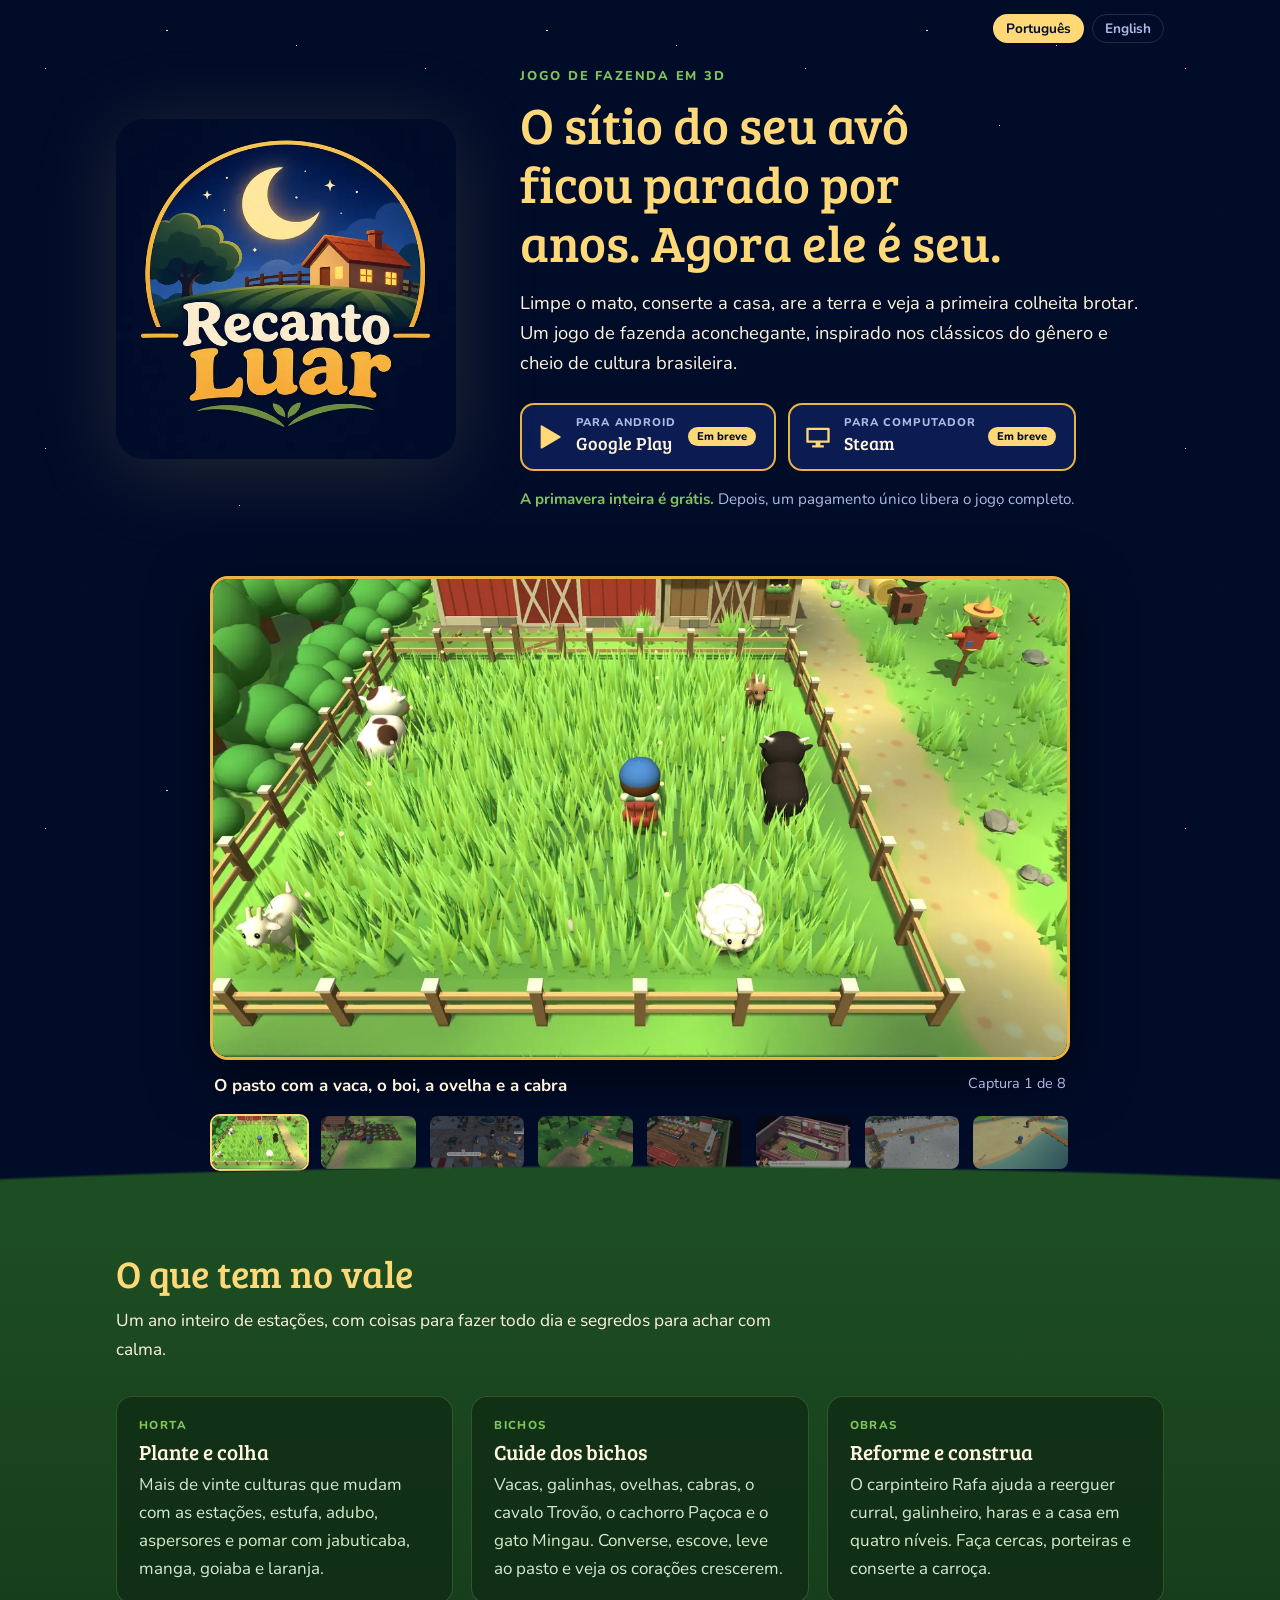
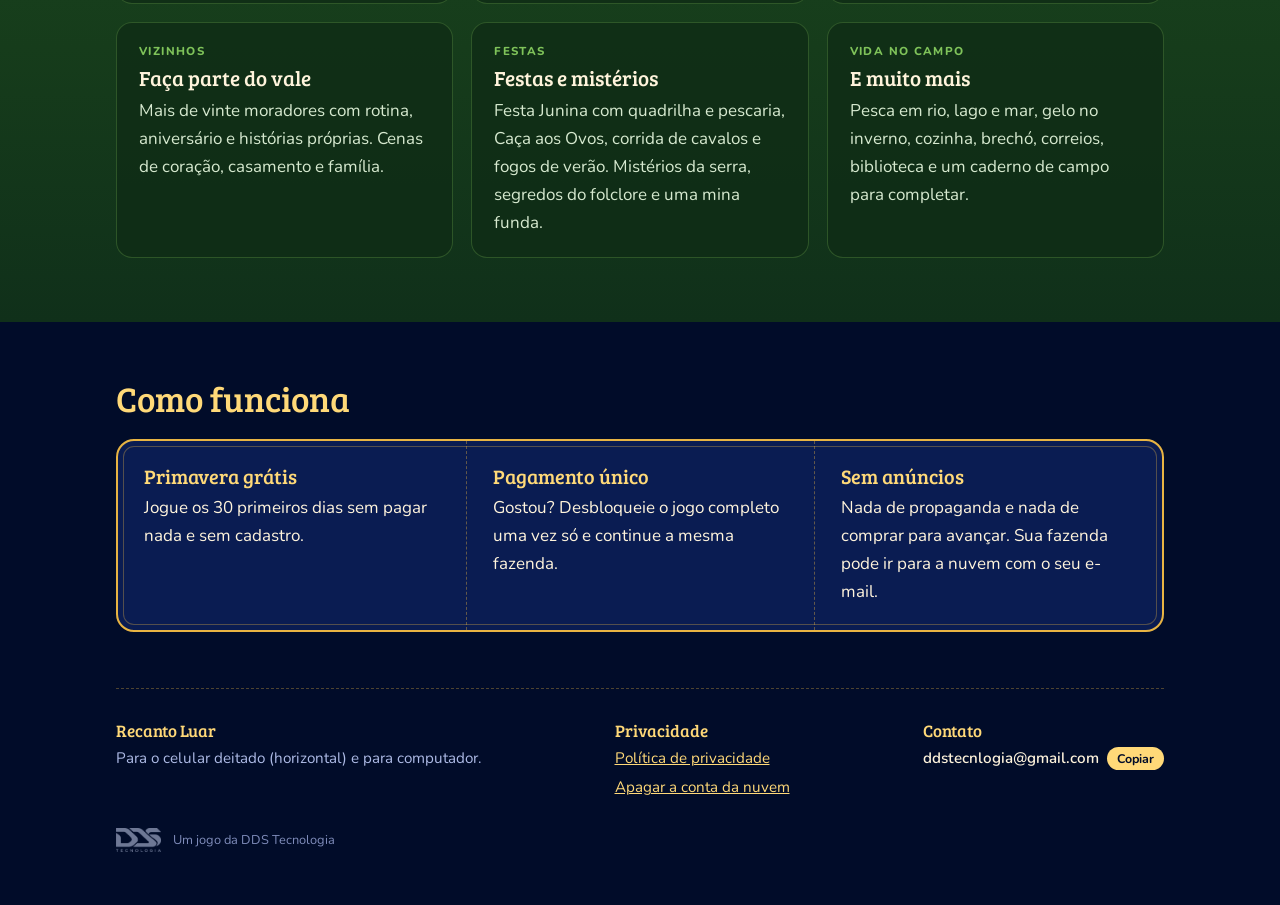
<file: index.html>
<!doctype html>
<html lang="pt-BR">
<head>
<meta charset="utf-8">
<meta name="viewport" content="width=device-width, initial-scale=1, viewport-fit=cover">
<title>Recanto Luar</title>
<meta name="claude:viewport-fit-sides" content="cover">
<meta name="description" content="Jogo de fazenda aconchegante em 3D, cheio de cultura brasileira. Cuide do sítio do vovô, plante, crie bichos e faça amigos no vale.">
<meta property="og:title" content="Recanto Luar">
<meta property="og:description" content="Jogo de fazenda aconchegante em 3D, cheio de cultura brasileira. Cuide do sítio do vovô, plante, crie bichos e faça amigos no vale.">
<meta property="og:image" content="img/og-pt.jpg">
<meta property="og:type" content="website">
<link rel="alternate" hreflang="pt-BR" href="index.html"><link rel="alternate" hreflang="en" href="en.html">
<link rel="icon" href="favicon.png">
<link rel="preconnect" href="https://fonts.googleapis.com"><link rel="preconnect" href="https://fonts.gstatic.com" crossorigin>
<link rel="stylesheet" href="https://fonts.googleapis.com/css2?family=Bree+Serif&family=Nunito:wght@400;600;700;800&display=swap">
<link rel="stylesheet" href="style.css">
</head>
<body>
<div class="wrap">
<nav class="top" aria-label="Idioma / Language"><a class="lang" href="index.html" aria-current="page">Português</a><a class="lang" href="en.html">English</a></nav>
<header class="hero">
  <img class="logo" src="img/logo-pt.webp" alt="Recanto Luar" width="640" height="640">
  <div>
    <p class="kicker">Jogo de fazenda em 3D</p>
    <h1>O sítio do seu avô ficou parado por anos. Agora ele é seu.</h1>
    <p class="lead">Limpe o mato, conserte a casa, are a terra e veja a primeira colheita brotar. Um jogo de fazenda aconchegante, inspirado nos clássicos do gênero e cheio de cultura brasileira.</p>
    <div class="stores">
      <a class="store" aria-disabled="true" role="link"><svg viewBox="0 0 24 24" aria-hidden="true"><path d="M4 2.8v18.4c0 .6.7 1 1.2.7l15.6-9.2c.5-.3.5-1 0-1.3L5.2 2.1C4.7 1.8 4 2.2 4 2.8z"/></svg><span><small>Para Android</small><b>Google Play</b></span><span class="soon">Em breve</span></a>
      <a class="store" aria-disabled="true" role="link"><svg viewBox="0 0 24 24" aria-hidden="true"><path d="M3 4h18a1 1 0 0 1 1 1v11a1 1 0 0 1-1 1h-7v2h3v2H7v-2h3v-2H3a1 1 0 0 1-1-1V5a1 1 0 0 1 1-1zm1 2v9h16V6z"/></svg><span><small>Para computador</small><b>Steam</b></span><span class="soon">Em breve</span></a>
    </div>
    <p class="free"><b>A primavera inteira é grátis.</b> Depois, um pagamento único libera o jogo completo.</p>
  </div>
</header>
<section class="gallery" aria-label="Captura">
  <figure class="shot"><img id="big" src="img/01-pasto.webp" alt="O pasto com a vaca, o boi, a ovelha e a cabra" width="1280" height="720"></figure>
  <p class="cap"><b id="capText">O pasto com a vaca, o boi, a ovelha e a cabra</b><span id="capNum">Captura 1 de 8</span></p>
  <ul class="thumbs"><li><button type="button" data-i="0" aria-pressed="true" aria-label="O pasto com a vaca, o boi, a ovelha e a cabra"><img src="img/01-pasto-p.webp" alt="" width="480" height="270" loading="lazy"></button></li><li><button type="button" data-i="1" aria-pressed="false" aria-label="A horta de primavera: morango, batata, pepino e margarida"><img src="img/02-horta-p.webp" alt="" width="480" height="270" loading="lazy"></button></li><li><button type="button" data-i="2" aria-pressed="false" aria-label="A Festa Junina na praça, com fogueira e pescaria"><img src="img/03-junina-p.webp" alt="" width="480" height="270" loading="lazy"></button></li><li><button type="button" data-i="3" aria-pressed="false" aria-label="Passeio com o cavalo Trovão no Bosque do Sul"><img src="img/04-bosque-p.webp" alt="" width="480" height="270" loading="lazy"></button></li><li><button type="button" data-i="4" aria-pressed="false" aria-label="O Mercado do Seu Tião"><img src="img/05-mercado-p.webp" alt="" width="480" height="270" loading="lazy"></button></li><li><button type="button" data-i="5" aria-pressed="false" aria-label="Uma conversa com a Lúcia na floricultura"><img src="img/06-flores-p.webp" alt="" width="480" height="270" loading="lazy"></button></li><li><button type="button" data-i="6" aria-pressed="false" aria-label="Boneco de neve no inverno da fazenda"><img src="img/07-neve-p.webp" alt="" width="480" height="270" loading="lazy"></button></li><li><button type="button" data-i="7" aria-pressed="false" aria-label="Pescaria na praia no fim da tarde"><img src="img/08-pesca-p.webp" alt="" width="480" height="270" loading="lazy"></button></li></ul>
</section>
</div>
<section class="day"><div class="wrap">
  <h2>O que tem no vale</h2>
  <p class="intro">Um ano inteiro de estações, com coisas para fazer todo dia e segredos para achar com calma.</p>
  <div class="feats"><article class="feat"><span class="tag">Horta</span><h3>Plante e colha</h3><p>Mais de vinte culturas que mudam com as estações, estufa, adubo, aspersores e pomar com jabuticaba, manga, goiaba e laranja.</p></article><article class="feat"><span class="tag">Bichos</span><h3>Cuide dos bichos</h3><p>Vacas, galinhas, ovelhas, cabras, o cavalo Trovão, o cachorro Paçoca e o gato Mingau. Converse, escove, leve ao pasto e veja os corações crescerem.</p></article><article class="feat"><span class="tag">Obras</span><h3>Reforme e construa</h3><p>O carpinteiro Rafa ajuda a reerguer curral, galinheiro, haras e a casa em quatro níveis. Faça cercas, porteiras e conserte a carroça.</p></article><article class="feat"><span class="tag">Vizinhos</span><h3>Faça parte do vale</h3><p>Mais de vinte moradores com rotina, aniversário e histórias próprias. Cenas de coração, casamento e família.</p></article><article class="feat"><span class="tag">Festas</span><h3>Festas e mistérios</h3><p>Festa Junina com quadrilha e pescaria, Caça aos Ovos, corrida de cavalos e fogos de verão. Mistérios da serra, segredos do folclore e uma mina funda.</p></article><article class="feat"><span class="tag">Vida no campo</span><h3>E muito mais</h3><p>Pesca em rio, lago e mar, gelo no inverno, cozinha, brechó, correios, biblioteca e um caderno de campo para completar.</p></article></div>
</div></section>
<div class="wrap">
<section class="deal"><h2>Como funciona</h2><div class="box"><div><h3>Primavera grátis</h3><p>Jogue os 30 primeiros dias sem pagar nada e sem cadastro.</p></div><div><h3>Pagamento único</h3><p>Gostou? Desbloqueie o jogo completo uma vez só e continue a mesma fazenda.</p></div><div><h3>Sem anúncios</h3><p>Nada de propaganda e nada de comprar para avançar. Sua fazenda pode ir para a nuvem com o seu e-mail.</p></div></div></section>
<footer>
  <div class="cols">
    <div><h3>Recanto Luar</h3><p style="margin:0;max-width:26em">Para o celular deitado (horizontal) e para computador.</p></div>
    <div><h3>Privacidade</h3><ul><li><a href="https://denikw24.github.io/recanto-luar-privacidade/">Política de privacidade</a></li><li><a href="https://denikw24.github.io/recanto-luar-privacidade/apagar-conta.html">Apagar a conta da nuvem</a></li></ul></div>
    <div><h3>Contato</h3><p class="mail" style="margin:0"><code id="mail">ddstecnlogia@gmail.com</code><button type="button" id="copy">Copiar</button></p></div>
  </div>
  <p class="fine co"><img src="img/dds-claro.webp" alt="DDS Tecnologia" width="223" height="120"><span>Um jogo da DDS Tecnologia</span></p>
</footer>
</div>
<script>
(function(){
  var D={"shots": ["01-pasto", "02-horta", "03-junina", "04-bosque", "05-mercado", "06-flores", "07-neve", "08-pesca"], "caps": ["O pasto com a vaca, o boi, a ovelha e a cabra", "A horta de primavera: morango, batata, pepino e margarida", "A Festa Junina na praça, com fogueira e pescaria", "Passeio com o cavalo Trovão no Bosque do Sul", "O Mercado do Seu Tião", "Uma conversa com a Lúcia na floricultura", "Boneco de neve no inverno da fazenda", "Pescaria na praia no fim da tarde"], "shot": "Captura", "of": "de", "copied": "Copiado!", "copy": "Copiar"};
  var big=document.getElementById("big"),ct=document.getElementById("capText"),cn=document.getElementById("capNum");
  var btns=[].slice.call(document.querySelectorAll(".thumbs button"));
  function show(i){
    big.src="img/"+D.shots[i]+".webp"; big.alt=D.caps[i]; ct.textContent=D.caps[i];
    cn.textContent=D.shot+" "+(i+1)+" "+D.of+" 8";
    btns.forEach(function(b,j){b.setAttribute("aria-pressed",j===i?"true":"false");});
  }
  btns.forEach(function(b,i){b.addEventListener("click",function(){show(i);});});
  var c=document.getElementById("copy");
  c.addEventListener("click",function(){
    var m=document.getElementById("mail").textContent;
    function ok(){c.textContent=D.copied;setTimeout(function(){c.textContent=D.copy;},1800);}
    function sel(){var r=document.createRange();r.selectNodeContents(document.getElementById("mail"));var s=getSelection();s.removeAllRanges();s.addRange(r);}
    try{navigator.clipboard.writeText(m).then(ok,sel);}catch(e){sel();}
  });
})();
</script>
</body>
</html>
</file>
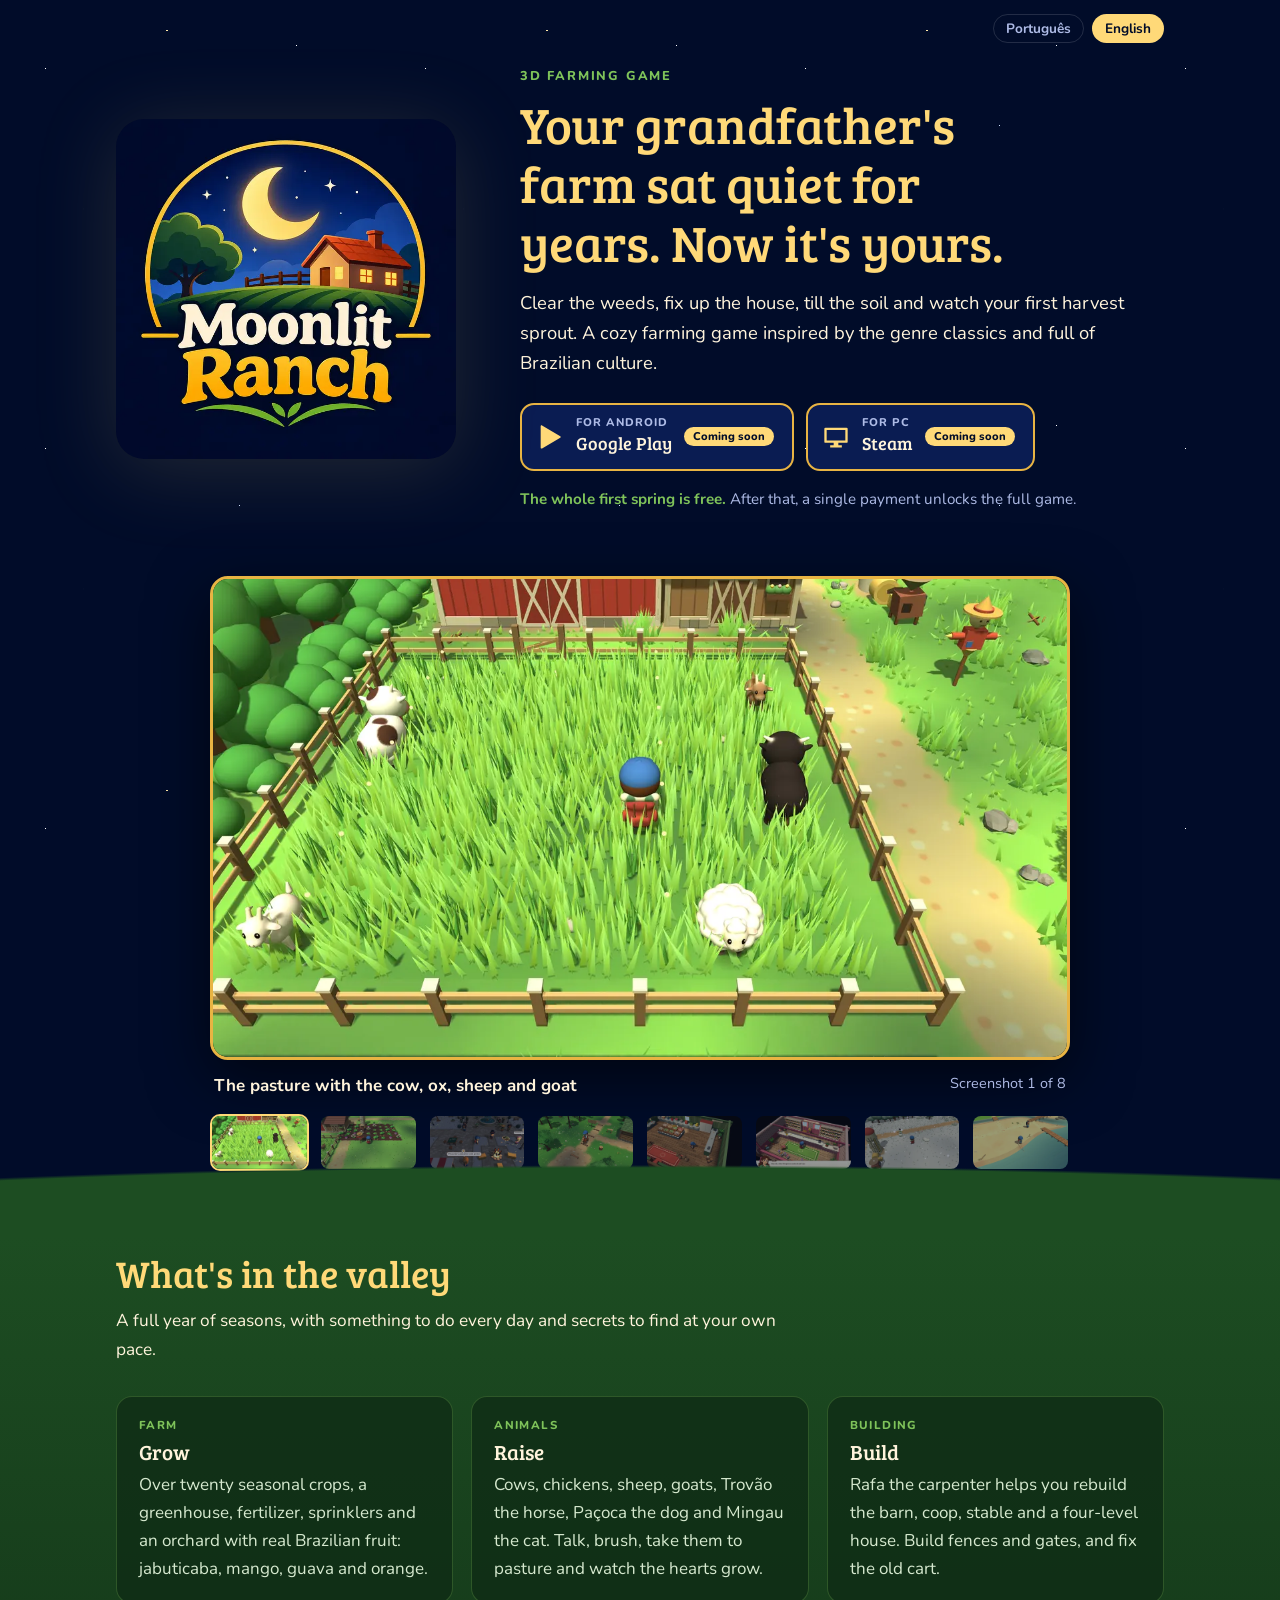
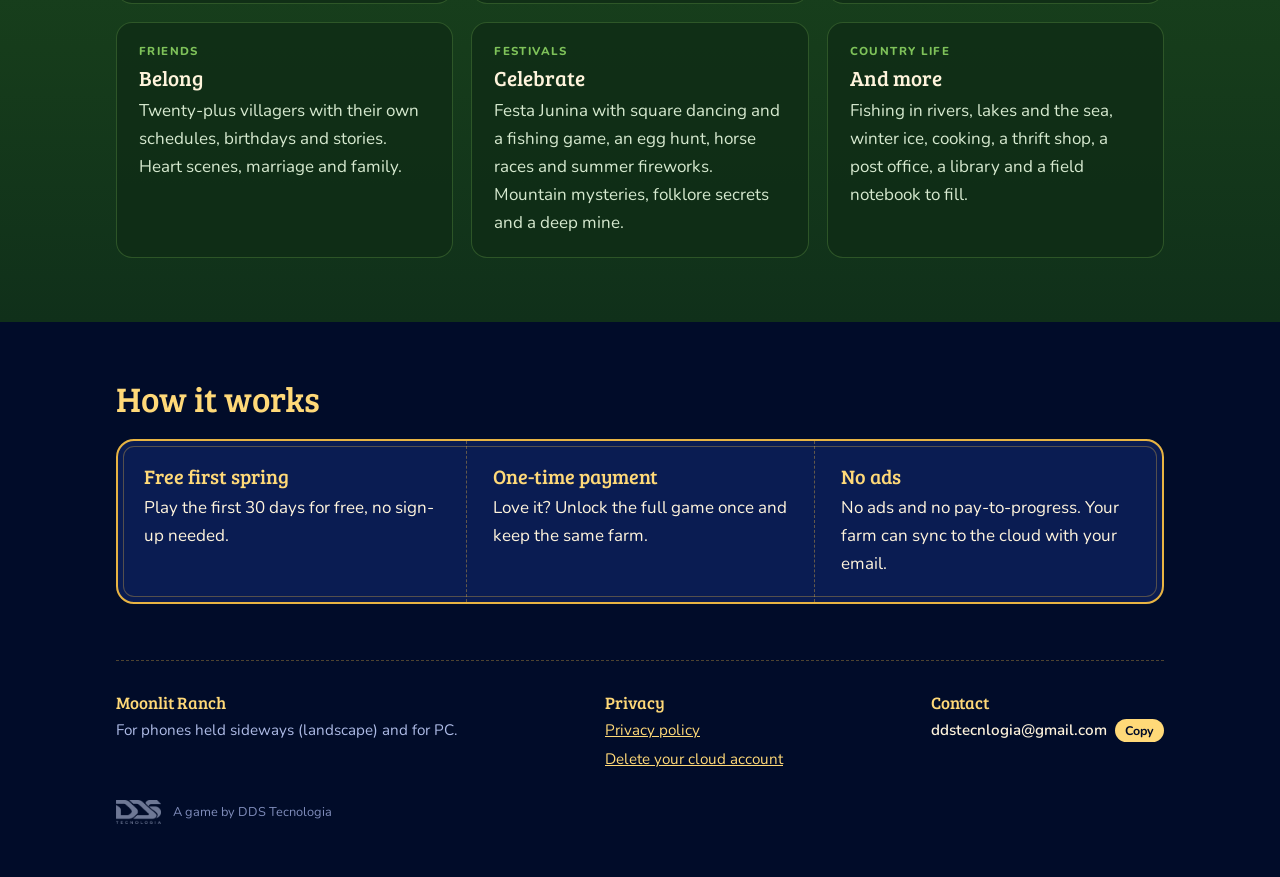
<file: en.html>
<!doctype html>
<html lang="en">
<head>
<meta charset="utf-8">
<meta name="viewport" content="width=device-width, initial-scale=1, viewport-fit=cover">
<title>Moonlit Ranch</title>
<meta name="claude:viewport-fit-sides" content="cover">
<meta name="description" content="A cozy 3D farming game full of Brazilian culture. Restore grandpa&#x27;s farm, raise animals and make friends in the valley.">
<meta property="og:title" content="Moonlit Ranch">
<meta property="og:description" content="A cozy 3D farming game full of Brazilian culture. Restore grandpa&#x27;s farm, raise animals and make friends in the valley.">
<meta property="og:image" content="img/og-en.jpg">
<meta property="og:type" content="website">
<link rel="alternate" hreflang="pt-BR" href="index.html"><link rel="alternate" hreflang="en" href="en.html">
<link rel="icon" href="favicon.png">
<link rel="preconnect" href="https://fonts.googleapis.com"><link rel="preconnect" href="https://fonts.gstatic.com" crossorigin>
<link rel="stylesheet" href="https://fonts.googleapis.com/css2?family=Bree+Serif&family=Nunito:wght@400;600;700;800&display=swap">
<link rel="stylesheet" href="style.css">
</head>
<body>
<div class="wrap">
<nav class="top" aria-label="Idioma / Language"><a class="lang" href="index.html">Português</a><a class="lang" href="en.html" aria-current="page">English</a></nav>
<header class="hero">
  <img class="logo" src="img/logo-en.webp" alt="Moonlit Ranch" width="640" height="640">
  <div>
    <p class="kicker">3D farming game</p>
    <h1>Your grandfather&#x27;s farm sat quiet for years. Now it&#x27;s yours.</h1>
    <p class="lead">Clear the weeds, fix up the house, till the soil and watch your first harvest sprout. A cozy farming game inspired by the genre classics and full of Brazilian culture.</p>
    <div class="stores">
      <a class="store" aria-disabled="true" role="link"><svg viewBox="0 0 24 24" aria-hidden="true"><path d="M4 2.8v18.4c0 .6.7 1 1.2.7l15.6-9.2c.5-.3.5-1 0-1.3L5.2 2.1C4.7 1.8 4 2.2 4 2.8z"/></svg><span><small>For Android</small><b>Google Play</b></span><span class="soon">Coming soon</span></a>
      <a class="store" aria-disabled="true" role="link"><svg viewBox="0 0 24 24" aria-hidden="true"><path d="M3 4h18a1 1 0 0 1 1 1v11a1 1 0 0 1-1 1h-7v2h3v2H7v-2h3v-2H3a1 1 0 0 1-1-1V5a1 1 0 0 1 1-1zm1 2v9h16V6z"/></svg><span><small>For PC</small><b>Steam</b></span><span class="soon">Coming soon</span></a>
    </div>
    <p class="free"><b>The whole first spring is free.</b> After that, a single payment unlocks the full game.</p>
  </div>
</header>
<section class="gallery" aria-label="Screenshot">
  <figure class="shot"><img id="big" src="img/01-pasto.webp" alt="The pasture with the cow, ox, sheep and goat" width="1280" height="720"></figure>
  <p class="cap"><b id="capText">The pasture with the cow, ox, sheep and goat</b><span id="capNum">Screenshot 1 of 8</span></p>
  <ul class="thumbs"><li><button type="button" data-i="0" aria-pressed="true" aria-label="The pasture with the cow, ox, sheep and goat"><img src="img/01-pasto-p.webp" alt="" width="480" height="270" loading="lazy"></button></li><li><button type="button" data-i="1" aria-pressed="false" aria-label="The spring garden: strawberries, potatoes, cucumbers and daisies"><img src="img/02-horta-p.webp" alt="" width="480" height="270" loading="lazy"></button></li><li><button type="button" data-i="2" aria-pressed="false" aria-label="Festa Junina in the square, with a bonfire and a fishing game"><img src="img/03-junina-p.webp" alt="" width="480" height="270" loading="lazy"></button></li><li><button type="button" data-i="3" aria-pressed="false" aria-label="Riding Trovão the horse through the Southern Woods"><img src="img/04-bosque-p.webp" alt="" width="480" height="270" loading="lazy"></button></li><li><button type="button" data-i="4" aria-pressed="false" aria-label="Seu Tião&#x27;s general store"><img src="img/05-mercado-p.webp" alt="" width="480" height="270" loading="lazy"></button></li><li><button type="button" data-i="5" aria-pressed="false" aria-label="A chat with Lúcia at the flower shop"><img src="img/06-flores-p.webp" alt="" width="480" height="270" loading="lazy"></button></li><li><button type="button" data-i="6" aria-pressed="false" aria-label="A snowman on the farm in winter"><img src="img/07-neve-p.webp" alt="" width="480" height="270" loading="lazy"></button></li><li><button type="button" data-i="7" aria-pressed="false" aria-label="Fishing at the beach in the late afternoon"><img src="img/08-pesca-p.webp" alt="" width="480" height="270" loading="lazy"></button></li></ul>
</section>
</div>
<section class="day"><div class="wrap">
  <h2>What&#x27;s in the valley</h2>
  <p class="intro">A full year of seasons, with something to do every day and secrets to find at your own pace.</p>
  <div class="feats"><article class="feat"><span class="tag">Farm</span><h3>Grow</h3><p>Over twenty seasonal crops, a greenhouse, fertilizer, sprinklers and an orchard with real Brazilian fruit: jabuticaba, mango, guava and orange.</p></article><article class="feat"><span class="tag">Animals</span><h3>Raise</h3><p>Cows, chickens, sheep, goats, Trovão the horse, Paçoca the dog and Mingau the cat. Talk, brush, take them to pasture and watch the hearts grow.</p></article><article class="feat"><span class="tag">Building</span><h3>Build</h3><p>Rafa the carpenter helps you rebuild the barn, coop, stable and a four-level house. Build fences and gates, and fix the old cart.</p></article><article class="feat"><span class="tag">Friends</span><h3>Belong</h3><p>Twenty-plus villagers with their own schedules, birthdays and stories. Heart scenes, marriage and family.</p></article><article class="feat"><span class="tag">Festivals</span><h3>Celebrate</h3><p>Festa Junina with square dancing and a fishing game, an egg hunt, horse races and summer fireworks. Mountain mysteries, folklore secrets and a deep mine.</p></article><article class="feat"><span class="tag">Country life</span><h3>And more</h3><p>Fishing in rivers, lakes and the sea, winter ice, cooking, a thrift shop, a post office, a library and a field notebook to fill.</p></article></div>
</div></section>
<div class="wrap">
<section class="deal"><h2>How it works</h2><div class="box"><div><h3>Free first spring</h3><p>Play the first 30 days for free, no sign-up needed.</p></div><div><h3>One-time payment</h3><p>Love it? Unlock the full game once and keep the same farm.</p></div><div><h3>No ads</h3><p>No ads and no pay-to-progress. Your farm can sync to the cloud with your email.</p></div></div></section>
<footer>
  <div class="cols">
    <div><h3>Moonlit Ranch</h3><p style="margin:0;max-width:26em">For phones held sideways (landscape) and for PC.</p></div>
    <div><h3>Privacy</h3><ul><li><a href="https://denikw24.github.io/recanto-luar-privacidade/">Privacy policy</a></li><li><a href="https://denikw24.github.io/recanto-luar-privacidade/apagar-conta.html">Delete your cloud account</a></li></ul></div>
    <div><h3>Contact</h3><p class="mail" style="margin:0"><code id="mail">ddstecnlogia@gmail.com</code><button type="button" id="copy">Copy</button></p></div>
  </div>
  <p class="fine co"><img src="img/dds-claro.webp" alt="DDS Tecnologia" width="223" height="120"><span>A game by DDS Tecnologia</span></p>
</footer>
</div>
<script>
(function(){
  var D={"shots": ["01-pasto", "02-horta", "03-junina", "04-bosque", "05-mercado", "06-flores", "07-neve", "08-pesca"], "caps": ["The pasture with the cow, ox, sheep and goat", "The spring garden: strawberries, potatoes, cucumbers and daisies", "Festa Junina in the square, with a bonfire and a fishing game", "Riding Trovão the horse through the Southern Woods", "Seu Tião's general store", "A chat with Lúcia at the flower shop", "A snowman on the farm in winter", "Fishing at the beach in the late afternoon"], "shot": "Screenshot", "of": "of", "copied": "Copied!", "copy": "Copy"};
  var big=document.getElementById("big"),ct=document.getElementById("capText"),cn=document.getElementById("capNum");
  var btns=[].slice.call(document.querySelectorAll(".thumbs button"));
  function show(i){
    big.src="img/"+D.shots[i]+".webp"; big.alt=D.caps[i]; ct.textContent=D.caps[i];
    cn.textContent=D.shot+" "+(i+1)+" "+D.of+" 8";
    btns.forEach(function(b,j){b.setAttribute("aria-pressed",j===i?"true":"false");});
  }
  btns.forEach(function(b,i){b.addEventListener("click",function(){show(i);});});
  var c=document.getElementById("copy");
  c.addEventListener("click",function(){
    var m=document.getElementById("mail").textContent;
    function ok(){c.textContent=D.copied;setTimeout(function(){c.textContent=D.copy;},1800);}
    function sel(){var r=document.createRange();r.selectNodeContents(document.getElementById("mail"));var s=getSelection();s.removeAllRanges();s.addRange(r);}
    try{navigator.clipboard.writeText(m).then(ok,sel);}catch(e){sel();}
  });
})();
</script>
</body>
</html>
</file>
<file: style.css>
/* Do céu de luar (topo) ao morro verde (fim): a página desce como a logo. */
:root{
  --night:#010c29; --night2:#0a1c52; --panel:#0d2260; --gold:#e8b443; --gold-soft:#ffd978;
  --cream:#fff4dc; --ink:#e8eeff; --muted:#aebbe6; --hill:#2f6b2a; --hill2:#3f8a34; --leaf:#7fc35a;
  --display:"Bree Serif",Georgia,serif; --body:"Nunito","Trebuchet MS",system-ui,sans-serif;
  color-scheme:dark;
}
*{box-sizing:border-box}
html{scroll-behavior:smooth}
body{margin:0;background:var(--night);color:var(--ink);font:400 17px/1.65 var(--body);
  background-image:radial-gradient(1.5px 1.5px at 12% 18%,#fff 50%,transparent 51%),radial-gradient(1px 1px at 78% 12%,#fff 50%,transparent 51%),radial-gradient(1.5px 1.5px at 44% 8%,#ffe9a8 50%,transparent 51%),radial-gradient(1px 1px at 90% 40%,#fff 50%,transparent 51%),radial-gradient(1px 1px at 22% 55%,#fff 50%,transparent 51%),radial-gradient(1px 1px at 63% 33%,#cfe0ff 50%,transparent 51%);
  background-size:380px 380px;background-attachment:fixed}
.wrap{max-width:1080px;margin:0 auto;padding-left:max(16px,env(safe-area-inset-left,0px));padding-right:max(16px,env(safe-area-inset-right,0px))}
a{color:var(--gold-soft)}
a:focus-visible,button:focus-visible{outline:3px solid var(--gold-soft);outline-offset:3px;border-radius:6px}
h1,h2,h3{font-family:var(--display);font-weight:400;color:var(--gold-soft);text-wrap:balance;line-height:1.15;margin:0}

/* topo */
.top{display:flex;justify-content:flex-end;gap:8px;padding-block:14px 0}
.lang{font:700 .85rem var(--body);color:var(--muted);text-decoration:none;padding:4px 12px;border:1px solid #ffffff22;border-radius:999px}
.lang[aria-current]{color:var(--night);background:var(--gold-soft);border-color:transparent}

.hero{display:grid;grid-template-columns:minmax(0,340px) minmax(0,1fr);gap:clamp(24px,5vw,64px);align-items:center;padding-block:24px 56px}
.hero img.logo{width:100%;height:auto;border-radius:28px;filter:drop-shadow(0 10px 40px #ffd97822)}
.kicker{font:800 .8rem var(--body);letter-spacing:.14em;text-transform:uppercase;color:var(--leaf);margin:0 0 10px}
.hero h1{font-size:clamp(2rem,4.6vw,3.2rem)}
.hero p.lead{font-size:1.15rem;color:var(--cream);max-width:34em;margin:16px 0 24px}
.stores{display:flex;flex-wrap:wrap;gap:12px}
.store{display:flex;align-items:center;gap:12px;min-width:200px;padding:10px 18px 10px 14px;border-radius:14px;background:var(--night2);border:2px solid var(--gold);color:var(--ink);text-decoration:none}
.store svg{width:28px;height:28px;flex:none;fill:var(--gold-soft)}
.store small{display:block;font:800 .7rem var(--body);letter-spacing:.1em;text-transform:uppercase;color:var(--muted)}
.store b{font:400 1.15rem var(--display);color:var(--cream)}
.store[aria-disabled]{cursor:default}
.store .soon{margin-left:auto;font:800 .7rem var(--body);color:var(--night);background:var(--gold-soft);border-radius:999px;padding:2px 9px;white-space:nowrap}
.free{margin:16px 0 0;color:var(--muted);font-size:.95rem}
.free b{color:var(--leaf)}

/* galeria */
.gallery{padding-block:8px 64px;max-width:860px;margin:0 auto}
.shot{margin:0;border-radius:18px;overflow:hidden;border:3px solid var(--gold);box-shadow:0 18px 60px #0009;background:#000;aspect-ratio:16/9;max-width:100%}
.shot img{display:block;width:100%;height:100%;object-fit:cover}
.cap{display:flex;justify-content:space-between;gap:12px;flex-wrap:wrap;margin:12px 4px 14px;color:var(--cream)}
.cap span{color:var(--muted);font-size:.9rem;font-variant-numeric:tabular-nums}
.thumbs{display:grid;grid-template-columns:repeat(8,minmax(0,1fr));gap:10px;margin:0;padding:0;list-style:none}
.thumbs button{all:unset;cursor:pointer;display:block;border-radius:10px;overflow:hidden;border:2px solid transparent;aspect-ratio:16/9;opacity:.6;transition:opacity .2s,border-color .2s}
.thumbs button:hover{opacity:.9}
.thumbs button[aria-pressed=true]{border-color:var(--gold-soft);opacity:1}
.thumbs img{display:block;width:100%;height:100%;object-fit:cover}

/* o que tem no jogo: a parte "de dia", sobre o morro */
.day{position:relative;background:linear-gradient(#1d4d22,#163c1b 60%,#10301a);padding-block:0 64px}
.day::before{content:"";position:absolute;left:0;right:0;top:-70px;height:72px;background:radial-gradient(120% 140px at 50% 140px,#1d4d22 98%,transparent 100%)}
.day h2{font-size:clamp(1.7rem,3.4vw,2.4rem);padding-top:16px}
.intro{max-width:40em;color:var(--cream);margin:12px 0 32px;font-size:1.08rem}
.feats{display:grid;grid-template-columns:repeat(3,minmax(0,1fr));gap:18px}
.feat{background:#0f2c16cc;border:1px solid #7fc35a44;border-radius:16px;padding:20px 22px;min-width:0}
.feat h3{font-size:1.3rem;color:var(--cream);margin-bottom:6px}
.feat p{margin:0;color:#d6e9cf}
.feat .tag{display:block;font:800 .72rem var(--body);letter-spacing:.12em;text-transform:uppercase;color:var(--leaf);margin-bottom:8px}

/* como funciona */
.deal{padding-block:56px}
.deal .box{display:grid;grid-template-columns:repeat(3,minmax(0,1fr));gap:0;border:2px solid var(--gold);border-radius:18px;background:var(--night2);overflow:hidden;box-shadow:inset 0 0 0 5px var(--night2),inset 0 0 0 6px #e8b44355}
.deal .box>div{padding:24px 26px;min-width:0}
.deal .box>div+div{border-left:1px dashed #e8b44366}
.deal h3{font-size:1.25rem;margin-bottom:6px}
.deal p{margin:0;color:var(--cream)}
.deal h2{font-size:clamp(1.6rem,3vw,2.2rem);margin-bottom:20px}

footer{border-top:1px dashed #e8b44355;padding-block:32px 40px;color:var(--muted);font-size:.95rem}
footer .cols{display:flex;flex-wrap:wrap;gap:24px 48px;justify-content:space-between}
footer h3{font-size:1.05rem;color:var(--gold-soft);margin-bottom:6px}
footer ul{list-style:none;margin:0;padding:0;display:grid;gap:4px}
.mail{display:inline-flex;align-items:center;gap:8px;flex-wrap:wrap}
.mail code{font:600 .95rem var(--body);color:var(--cream);user-select:all}
.mail button{font:700 .78rem var(--body);color:var(--night);background:var(--gold-soft);border:0;border-radius:999px;padding:3px 10px;cursor:pointer}
footer .fine{margin-top:28px;font-size:.8rem;color:#7f8cba}
footer .co{display:flex;align-items:center;gap:12px;flex-wrap:wrap}
footer .co img{height:24px;width:auto;opacity:.55}

@media (max-width:820px){
  .hero{grid-template-columns:1fr;text-align:center;padding-top:8px}
  .hero img.logo{max-width:240px;margin:0 auto}
  .hero p.lead{margin-inline:auto}
  .stores{justify-content:center}
  .feats{grid-template-columns:repeat(2,minmax(0,1fr))}
  .thumbs{grid-template-columns:repeat(4,minmax(0,1fr))}
  .deal .box{grid-template-columns:1fr}
  .deal .box>div+div{border-left:0;border-top:1px dashed #e8b44366}
}
@media (max-width:520px){.feats{grid-template-columns:1fr}.store{width:100%}}
@media (prefers-reduced-motion:reduce){html{scroll-behavior:auto}.thumbs button{transition:none}}
</file>
